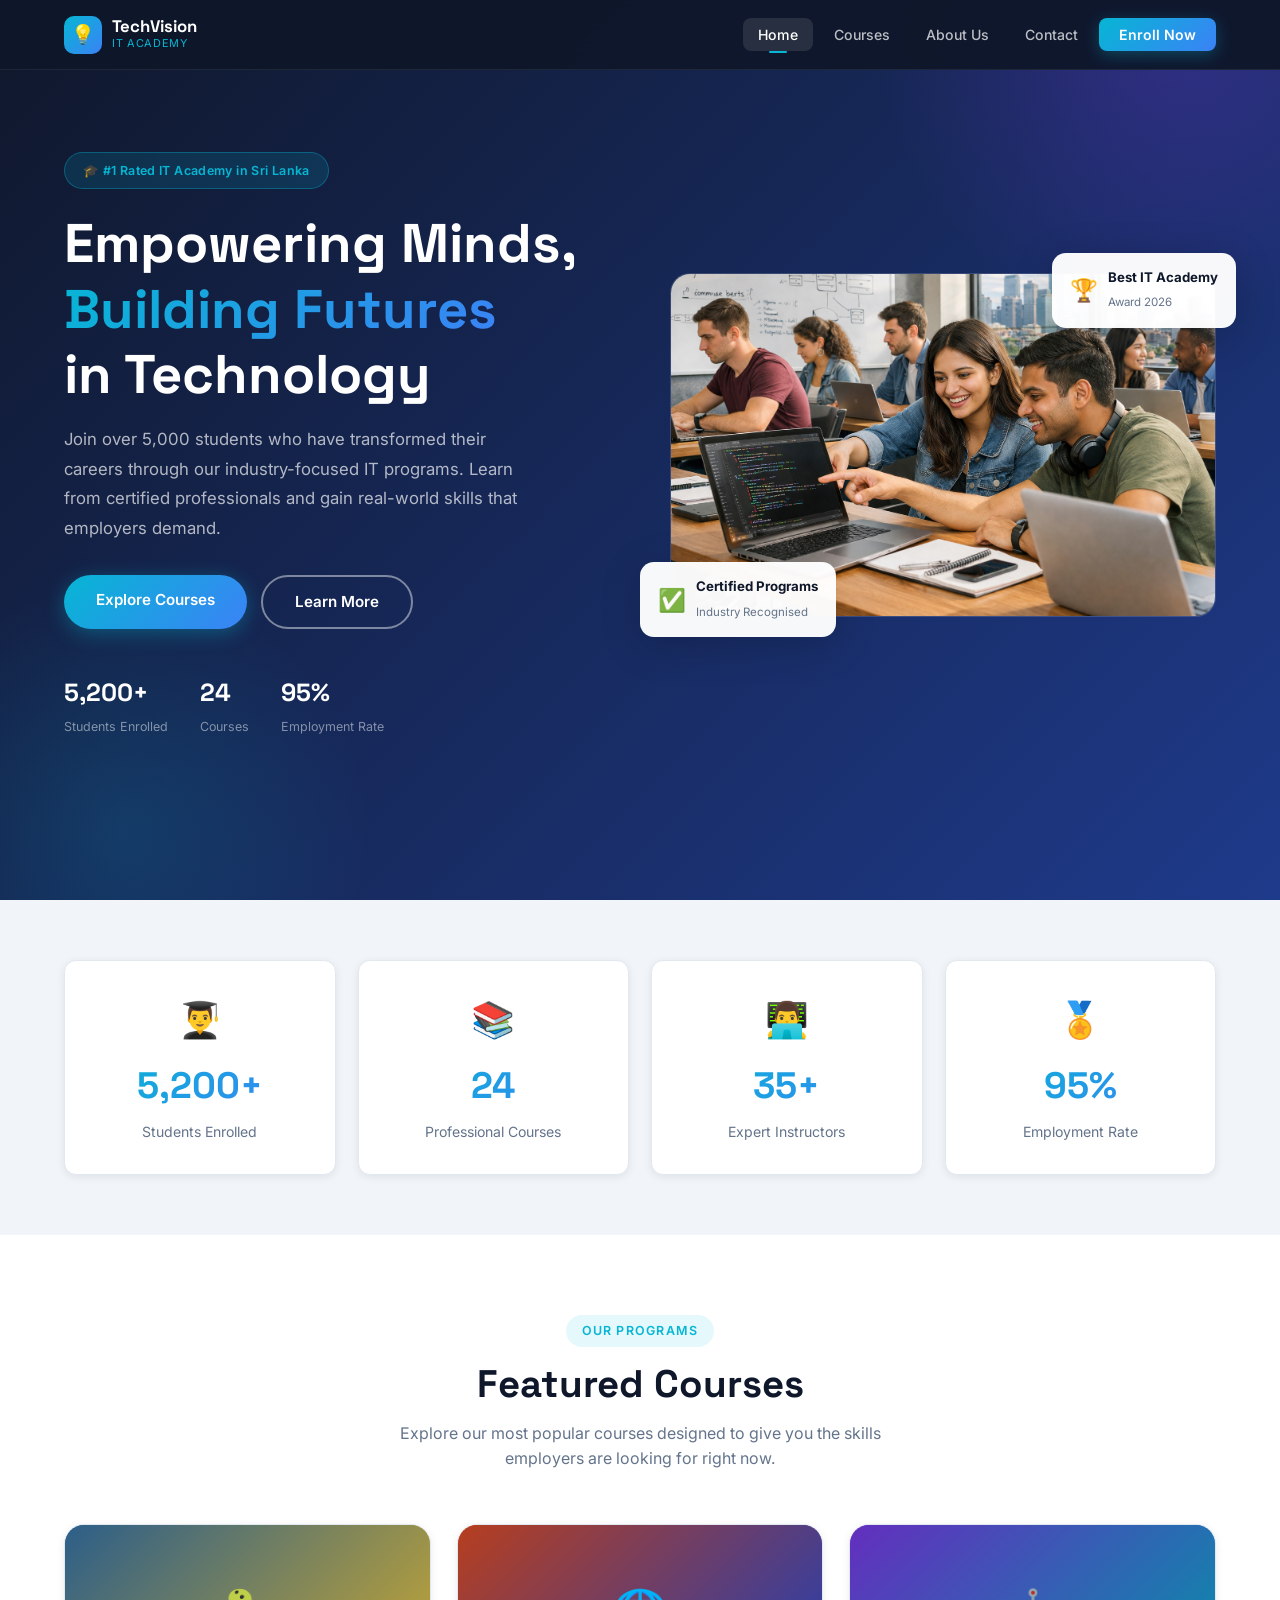
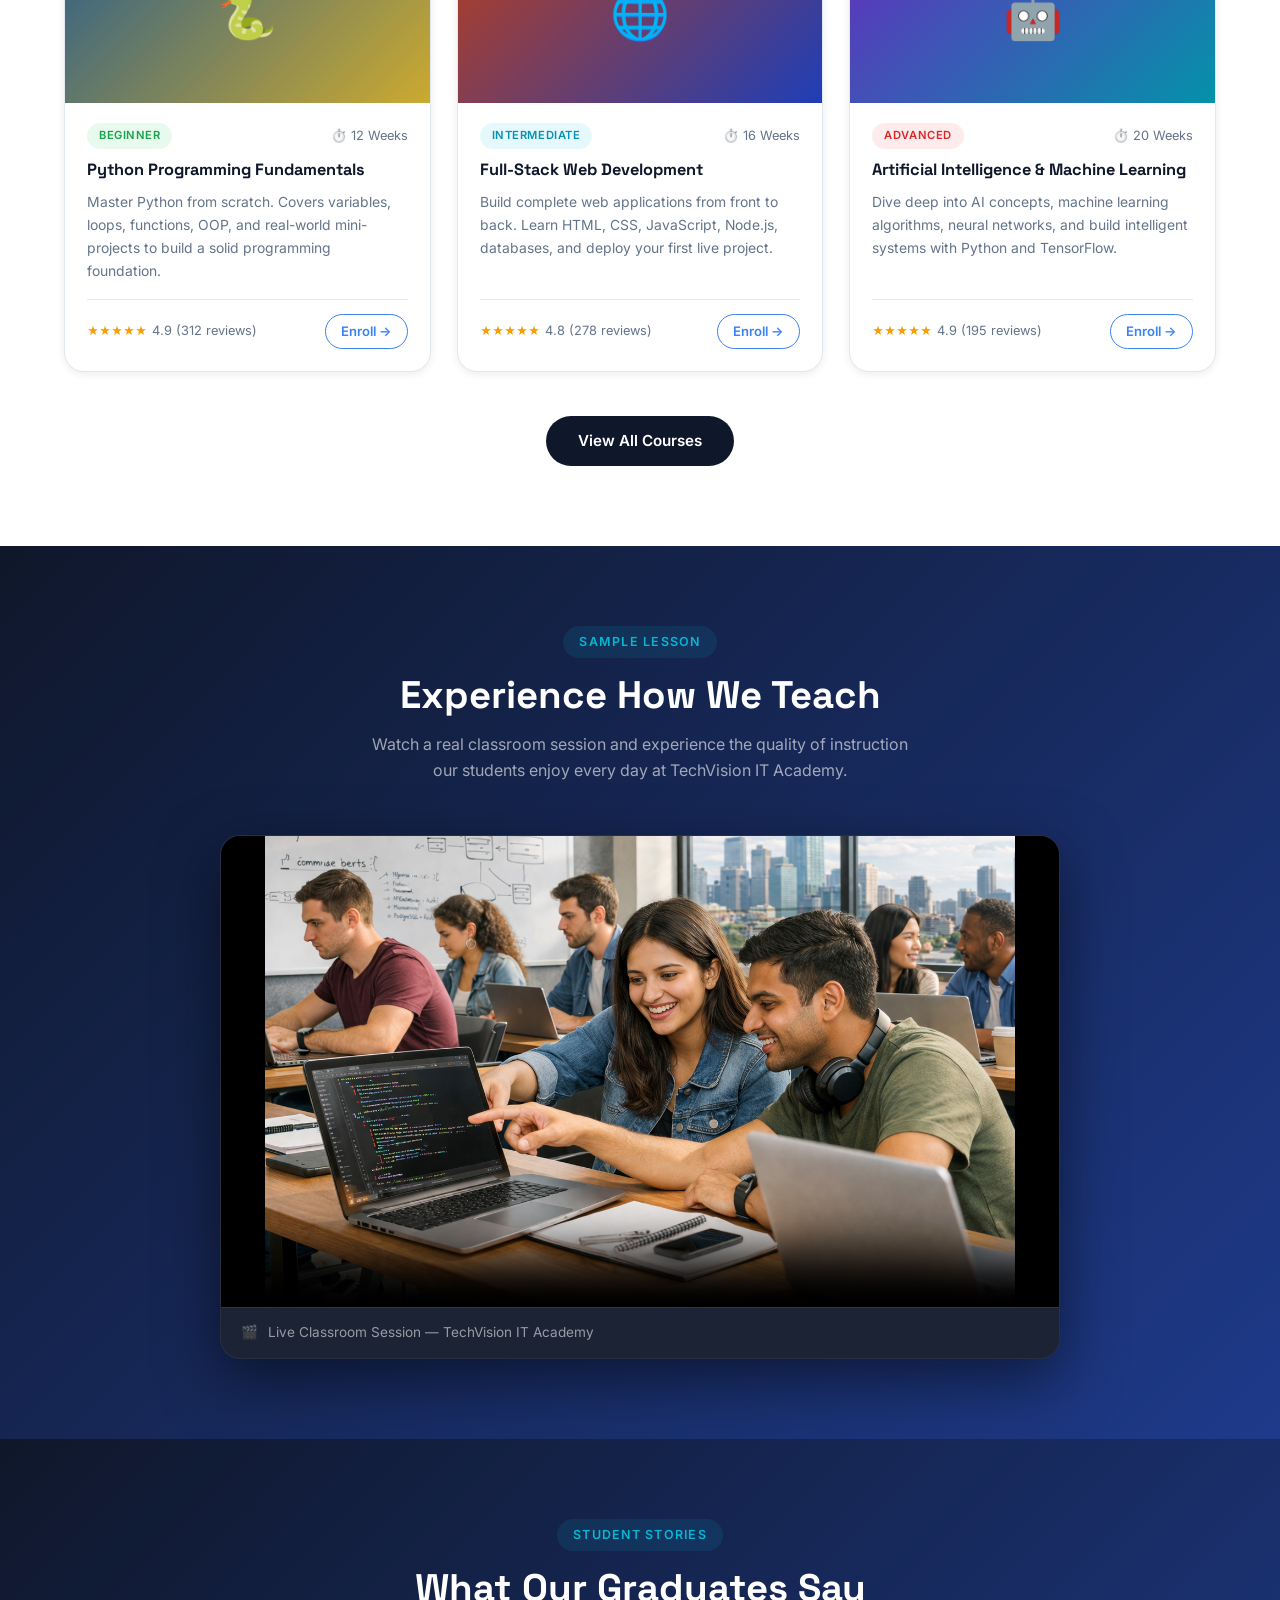
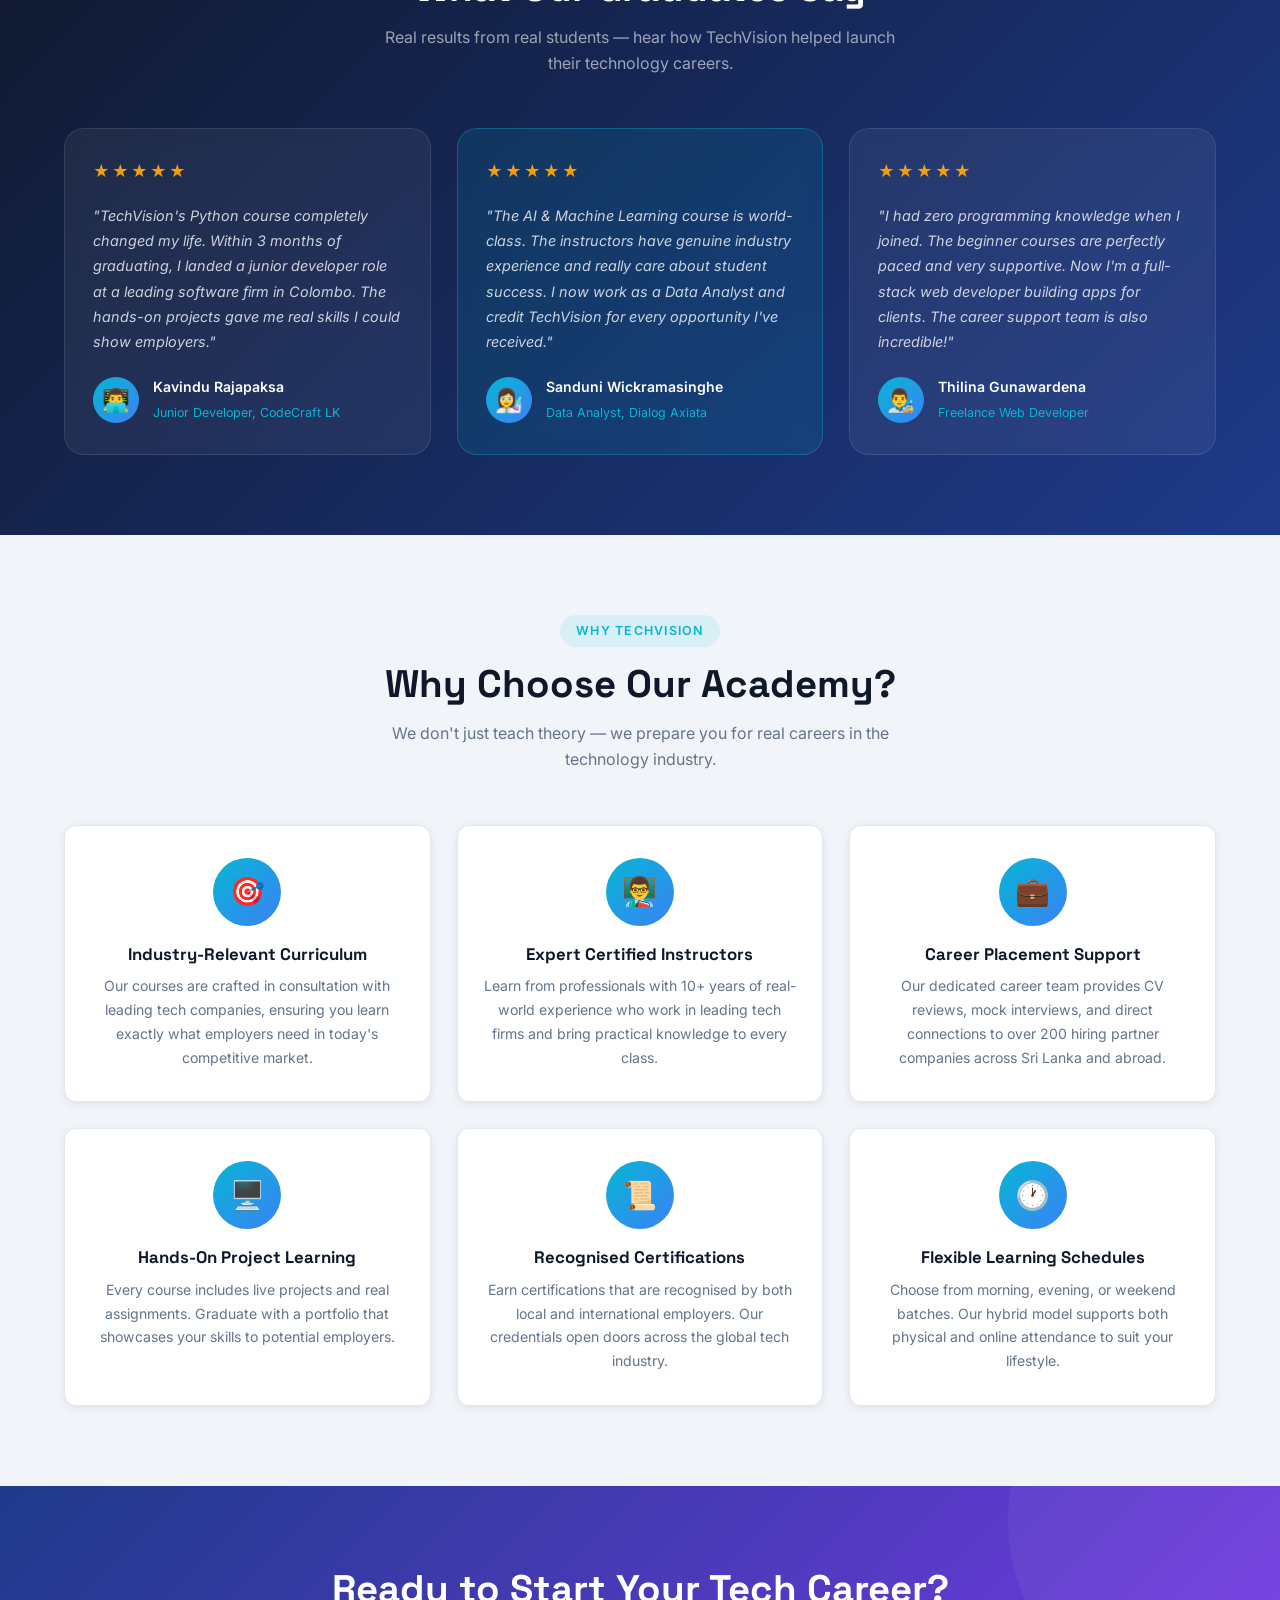
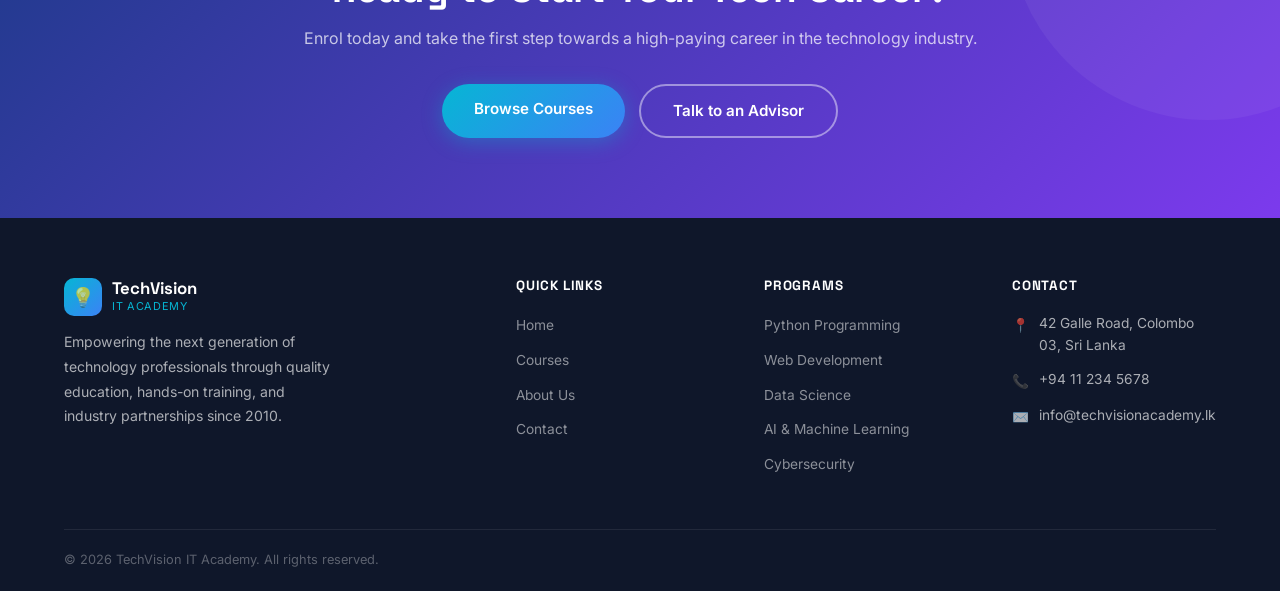
<file: index.html>
<!DOCTYPE html>
<html lang="en">

<head>
  <meta charset="UTF-8">
  <meta name="viewport" content="width=device-width, initial-scale=1.0">
  <meta name="description"
    content="TechVision IT Academy – Sri Lanka's leading IT education institution offering industry-relevant courses in programming, AI, data science, cybersecurity and more.">
  <title>TechVision IT Academy | Home</title>
  <link rel="stylesheet" href="style.css">
</head>

<body>

  <!-- NAVBAR -->
  <nav class="navbar">
    <div class="nav-inner">
      <a href="index.html" class="nav-logo">
        <div class="logo-icon">💡</div>
        <div class="logo-text">
          <span>TechVision</span>
          <span>IT Academy</span>
        </div>
      </a>
      <ul class="nav-links">
        <li><a href="index.html" class="active">Home</a></li>
        <li><a href="courses.html">Courses</a></li>
        <li><a href="about.html">About Us</a></li>
        <li><a href="contact.html">Contact</a></li>
        <li><a href="courses.html" class="nav-cta">Enroll Now</a></li>
      </ul>
    </div>
  </nav>

  <!-- HERO -->
  <section class="hero">
    <div class="container">
      <div class="hero-grid">
        <div class="hero-content">
          <div class="hero-badge">🎓 #1 Rated IT Academy in Sri Lanka</div>
          <h1>Empowering Minds,<br><span>Building Futures</span><br>in Technology</h1>
          <p>Join over 5,000 students who have transformed their careers through our industry-focused IT programs. Learn
            from certified professionals and gain real-world skills that employers demand.</p>
          <div class="hero-buttons">
            <a href="courses.html" class="btn btn-primary">Explore Courses</a>
            <a href="about.html" class="btn btn-outline">Learn More</a>
          </div>
          <div class="hero-stats">
            <div class="hero-stat"><strong>5,200+</strong><span>Students Enrolled</span></div>
            <div class="hero-stat"><strong>24</strong><span>Courses</span></div>
            <div class="hero-stat"><strong>95%</strong><span>Employment Rate</span></div>
          </div>
        </div>
        <div class="hero-visual">
          <div class="hero-image-card">
            <img src="images/banner.png" alt="Students learning at TechVision IT Academy" class="hero-banner-img">
          </div>
          <div class="hero-floating-card card-1">
            <div class="floating-card-content">
              <span class="floating-card-icon">✅</span>
              <div class="floating-card-info">
                <strong>Certified Programs</strong>
                <span>Industry Recognised</span>
              </div>
            </div>
          </div>
          <div class="hero-floating-card card-2">
            <div class="floating-card-content">
              <span class="floating-card-icon">🏆</span>
              <div class="floating-card-info">
                <strong>Best IT Academy</strong>
                <span>Award 2026</span>
              </div>
            </div>
          </div>
        </div>
      </div>
    </div>
  </section>

  <!-- STATS  -->
  <section class="stats-section">
    <div class="container">
      <div class="stats-grid">
        <div class="stat-card"><span class="stat-icon">👨‍🎓</span>
          <div class="stat-number">5,200+</div>
          <div class="stat-label">Students Enrolled</div>
        </div>
        <div class="stat-card"><span class="stat-icon">📚</span>
          <div class="stat-number">24</div>
          <div class="stat-label">Professional Courses</div>
        </div>
        <div class="stat-card"><span class="stat-icon">👨‍💻</span>
          <div class="stat-number">35+</div>
          <div class="stat-label">Expert Instructors</div>
        </div>
        <div class="stat-card"><span class="stat-icon">🏅</span>
          <div class="stat-number">95%</div>
          <div class="stat-label">Employment Rate</div>
        </div>
      </div>
    </div>
  </section>

  <!-- FEATURED COURSES -->
  <section class="featured-courses">
    <div class="container">
      <div class="section-header">
        <span class="section-tag">Our Programs</span>
        <h2>Featured Courses</h2>
        <p>Explore our most popular courses designed to give you the skills employers are looking for right now.</p>
      </div>
      <div class="courses-grid">

        <div class="course-card">
          <div class="course-img-wrapper">
            <div class="course-img-placeholder bg-python"><span>🐍</span></div>
          </div>
          <div class="course-content">
            <div class="course-meta">
              <span class="course-tag tag-beginner">Beginner</span>
              <span class="course-duration">⏱️ 12 Weeks</span>
            </div>
            <h3>Python Programming Fundamentals</h3>
            <p>Master Python from scratch. Covers variables, loops, functions, OOP, and real-world mini-projects to
              build a solid programming foundation.</p>
            <div class="course-footer">
              <div class="course-rating"><span class="stars">★★★★★</span><span>4.9 (312 reviews)</span></div>
              <a href="courses.html" class="enroll-btn">Enroll →</a>
            </div>
          </div>
        </div>

        <div class="course-card">
          <div class="course-img-wrapper">
            <div class="course-img-placeholder bg-web"><span>🌐</span></div>
          </div>
          <div class="course-content">
            <div class="course-meta">
              <span class="course-tag tag-intermediate">Intermediate</span>
              <span class="course-duration">⏱️ 16 Weeks</span>
            </div>
            <h3>Full-Stack Web Development</h3>
            <p>Build complete web applications from front to back. Learn HTML, CSS, JavaScript, Node.js, databases, and
              deploy your first live project.</p>
            <div class="course-footer">
              <div class="course-rating"><span class="stars">★★★★★</span><span>4.8 (278 reviews)</span></div>
              <a href="courses.html" class="enroll-btn">Enroll →</a>
            </div>
          </div>
        </div>

        <div class="course-card">
          <div class="course-img-wrapper">
            <div class="course-img-placeholder bg-ai"><span>🤖</span></div>
          </div>
          <div class="course-content">
            <div class="course-meta">
              <span class="course-tag tag-advanced">Advanced</span>
              <span class="course-duration">⏱️ 20 Weeks</span>
            </div>
            <h3>Artificial Intelligence &amp; Machine Learning</h3>
            <p>Dive deep into AI concepts, machine learning algorithms, neural networks, and build intelligent systems
              with Python and TensorFlow.</p>
            <div class="course-footer">
              <div class="course-rating"><span class="stars">★★★★★</span><span>4.9 (195 reviews)</span></div>
              <a href="courses.html" class="enroll-btn">Enroll →</a>
            </div>
          </div>
        </div>

      </div>
      <div class="view-all-wrap">
        <a href="courses.html" class="btn btn-dark">View All Courses</a>
      </div>
    </div>
  </section>

  <!--  VIDEO SECTION  -->
  <section class="local-video-section">
    <div class="container">
      <div class="section-header">
        <span class="section-tag">Sample Lesson</span>
        <h2>Experience How We Teach</h2>
        <p>Watch a real classroom session and experience the quality of instruction our students enjoy every day at
          TechVision IT Academy.</p>
      </div>
      <div class="local-video-wrapper">
        <video controls autoplay loop muted poster="images/banner.png">
          <source src="videos/teaching.mp4" type="video/mp4">
        </video>
        <div class="video-label">
          <span>🎬</span>
          <span>Live Classroom Session — TechVision IT Academy</span>
        </div>
      </div>
    </div>
  </section>

  <!-- TESTIMONIALS -->
  <section class="testimonials-section">
    <div class="container">
      <div class="section-header">
        <span class="section-tag">Student Stories</span>
        <h2>What Our Graduates Say</h2>
        <p>Real results from real students — hear how TechVision helped launch their technology careers.</p>
      </div>
      <div class="testimonials-grid">

        <div class="testimonial-card">
          <div class="testimonial-stars">★★★★★</div>
          <p class="testimonial-text">"TechVision's Python course completely changed my life. Within 3 months of
            graduating, I landed a junior developer role at a leading software firm in Colombo. The hands-on projects
            gave me real skills I could show employers."</p>
          <div class="testimonial-author">
            <div class="author-avatar">👨‍💻</div>
            <div class="author-info">
              <strong>Kavindu Rajapaksa</strong>
              <span>Junior Developer, CodeCraft LK</span>
            </div>
          </div>
        </div>

        <div class="testimonial-card featured">
          <div class="testimonial-stars">★★★★★</div>
          <p class="testimonial-text">"The AI & Machine Learning course is world-class. The instructors have genuine
            industry experience and really care about student success. I now work as a Data Analyst and credit
            TechVision for every opportunity I've received."</p>
          <div class="testimonial-author">
            <div class="author-avatar">👩‍🔬</div>
            <div class="author-info">
              <strong>Sanduni Wickramasinghe</strong>
              <span>Data Analyst, Dialog Axiata</span>
            </div>
          </div>
        </div>

        <div class="testimonial-card">
          <div class="testimonial-stars">★★★★★</div>
          <p class="testimonial-text">"I had zero programming knowledge when I joined. The beginner courses are
            perfectly paced and very supportive. Now I'm a full-stack web developer building apps for clients. The
            career support team is also incredible!"</p>
          <div class="testimonial-author">
            <div class="author-avatar">👨‍🎨</div>
            <div class="author-info">
              <strong>Thilina Gunawardena</strong>
              <span>Freelance Web Developer</span>
            </div>
          </div>
        </div>

      </div>
    </div>
  </section>

  <!-- WHY CHOOSE US -->
  <section class="why-us">
    <div class="container">
      <div class="section-header">
        <span class="section-tag">Why TechVision</span>
        <h2>Why Choose Our Academy?</h2>
        <p>We don't just teach theory — we prepare you for real careers in the technology industry.</p>
      </div>
      <div class="why-grid">
        <div class="why-card">
          <div class="why-icon">🎯</div>
          <h3>Industry-Relevant Curriculum</h3>
          <p>Our courses are crafted in consultation with leading tech companies, ensuring you learn exactly what
            employers need in today's competitive market.</p>
        </div>
        <div class="why-card">
          <div class="why-icon">👨‍🏫</div>
          <h3>Expert Certified Instructors</h3>
          <p>Learn from professionals with 10+ years of real-world experience who work in leading tech firms and bring
            practical knowledge to every class.</p>
        </div>
        <div class="why-card">
          <div class="why-icon">💼</div>
          <h3>Career Placement Support</h3>
          <p>Our dedicated career team provides CV reviews, mock interviews, and direct connections to over 200 hiring
            partner companies across Sri Lanka and abroad.</p>
        </div>
        <div class="why-card">
          <div class="why-icon">🖥️</div>
          <h3>Hands-On Project Learning</h3>
          <p>Every course includes live projects and real assignments. Graduate with a portfolio that showcases your
            skills to potential employers.</p>
        </div>
        <div class="why-card">
          <div class="why-icon">📜</div>
          <h3>Recognised Certifications</h3>
          <p>Earn certifications that are recognised by both local and international employers. Our credentials open
            doors across the global tech industry.</p>
        </div>
        <div class="why-card">
          <div class="why-icon">🕐</div>
          <h3>Flexible Learning Schedules</h3>
          <p>Choose from morning, evening, or weekend batches. Our hybrid model supports both physical and online
            attendance to suit your lifestyle.</p>
        </div>
      </div>
    </div>
  </section>

  <!-- CTA -->
  <section class="cta-section">
    <div class="container">
      <h2>Ready to Start Your Tech Career?</h2>
      <p>Enrol today and take the first step towards a high-paying career in the technology industry.</p>
      <div class="cta-buttons">
        <a href="courses.html" class="btn btn-primary">Browse Courses</a>
        <a href="contact.html" class="btn btn-outline">Talk to an Advisor</a>
      </div>
    </div>
  </section>

  <!-- FOOTER -->
  <footer class="footer">
    <div class="container">
      <div class="footer-grid">
        <div class="footer-brand">
          <a href="index.html" class="nav-logo">
            <div class="logo-icon">💡</div>
            <div class="logo-text">
              <span>TechVision</span>
              <span>IT Academy</span>
            </div>
          </a>
          <p>Empowering the next generation of technology professionals through quality education, hands-on training,
            and industry partnerships since 2010.</p>
        </div>
        <div class="footer-col">
          <h4>Quick Links</h4>
          <ul>
            <li><a href="index.html">Home</a></li>
            <li><a href="courses.html">Courses</a></li>
            <li><a href="about.html">About Us</a></li>
            <li><a href="contact.html">Contact</a></li>
          </ul>
        </div>
        <div class="footer-col">
          <h4>Programs</h4>
          <ul>
            <li><a href="courses.html">Python Programming</a></li>
            <li><a href="courses.html">Web Development</a></li>
            <li><a href="courses.html">Data Science</a></li>
            <li><a href="courses.html">AI &amp; Machine Learning</a></li>
            <li><a href="courses.html">Cybersecurity</a></li>
          </ul>
        </div>
        <div class="footer-col">
          <h4>Contact</h4>
          <div class="footer-contact-item"><span>📍</span><span>42 Galle Road, Colombo 03, Sri Lanka</span></div>
          <div class="footer-contact-item"><span>📞</span><span>+94 11 234 5678</span></div>
          <div class="footer-contact-item"><span>✉️</span><span>info@techvisionacademy.lk</span></div>
        </div>
      </div>
      <div class="footer-bottom">
        <span>© 2026 TechVision IT Academy. All rights reserved.</span>

      </div>
    </div>
  </footer>

</body>

</html>
</file>
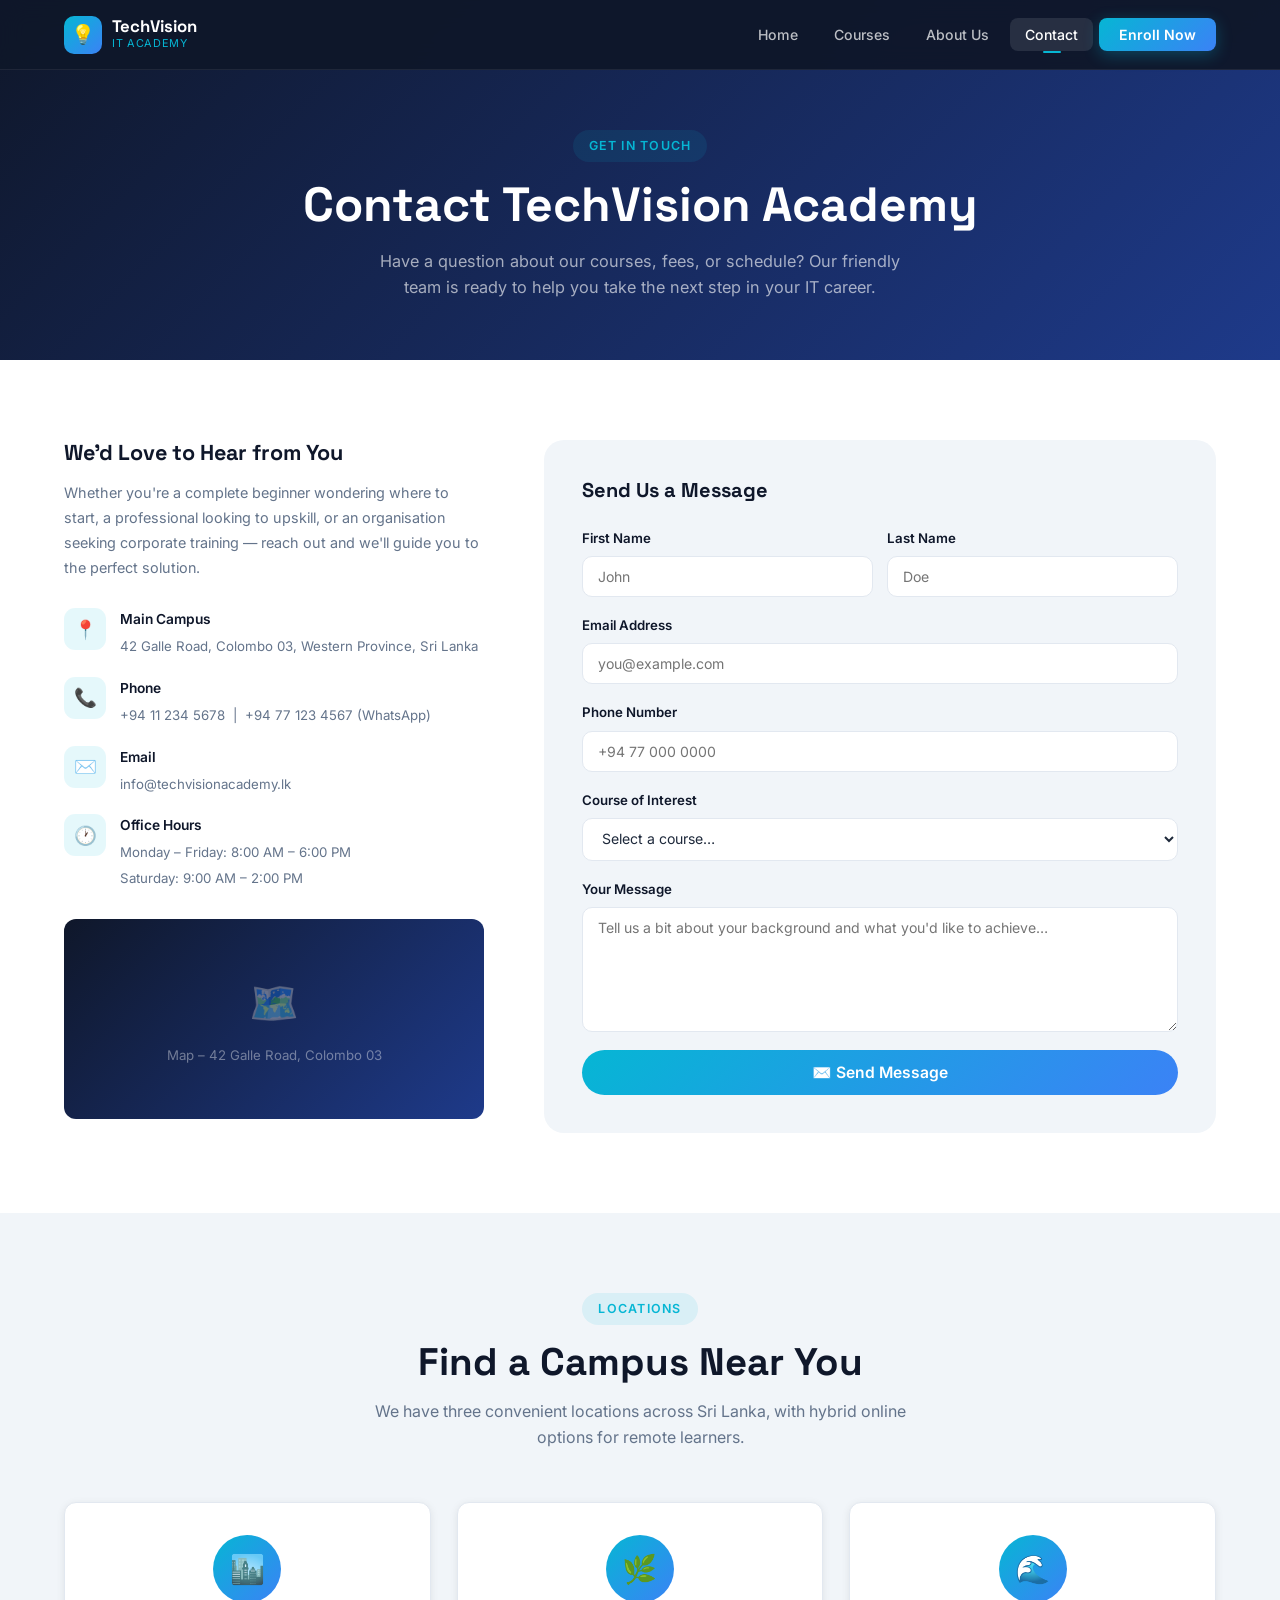
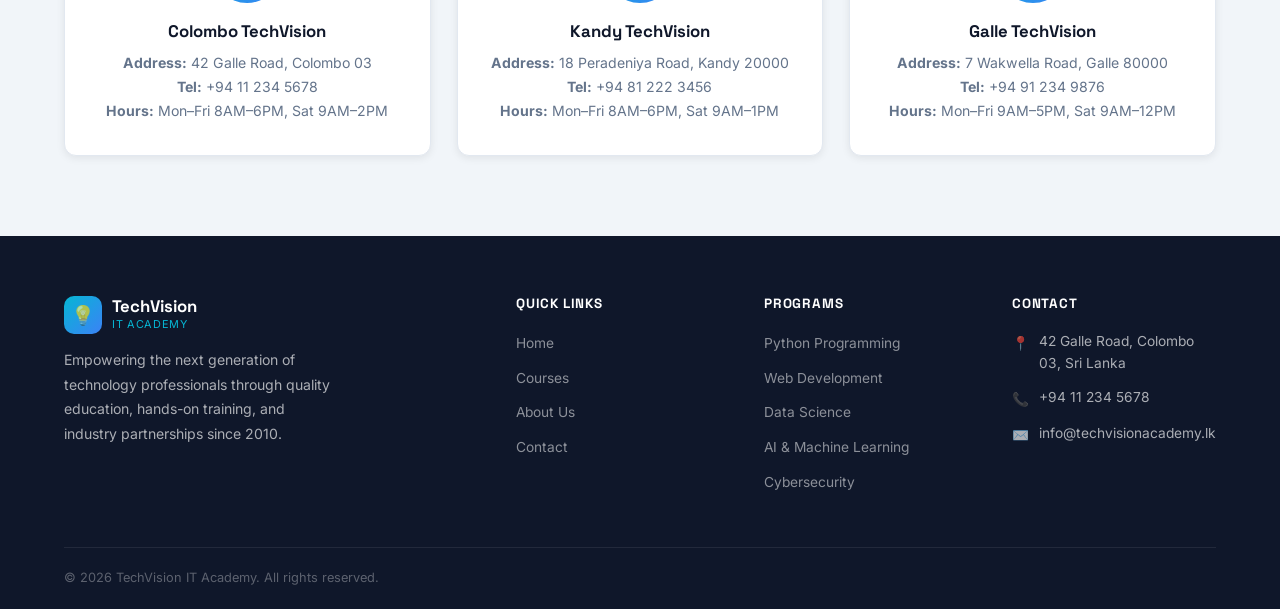
<file: contact.html>
<!DOCTYPE html>
<html lang="en">

<head>
  <meta charset="UTF-8">
  <meta name="viewport" content="width=device-width, initial-scale=1.0">
  <meta name="description"
    content="Contact TechVision IT Academy – get in touch to enrol in a course, ask about programs, or visit one of our campuses across Sri Lanka.">
  <title>Contact Us | TechVision IT Academy</title>
  <link rel="stylesheet" href="style.css">
</head>

<body>

  <!-- NAVBAR -->
  <nav class="navbar">
    <div class="nav-inner">
      <a href="index.html" class="nav-logo">
        <div class="logo-icon">💡</div>
        <div class="logo-text"><span>TechVision</span><span>IT Academy</span></div>
      </a>
      <ul class="nav-links">
        <li><a href="index.html">Home</a></li>
        <li><a href="courses.html">Courses</a></li>
        <li><a href="about.html">About Us</a></li>
        <li><a href="contact.html" class="active">Contact</a></li>
        <li><a href="contact.html" class="nav-cta">Enroll Now</a></li>
      </ul>
    </div>
  </nav>

  <!-- PAGE HERO -->
  <section class="page-hero">
    <div class="container">
      <span class="section-tag">Get In Touch</span>
      <h1>Contact TechVision Academy</h1>
      <p>Have a question about our courses, fees, or schedule? Our friendly team is ready to help you take the next step
        in your IT career.</p>
    </div>
  </section>

  <!-- CONTACT SECTION -->
  <section class="contact-section">
    <div class="container">
      <div class="contact-grid">

        <!-- Contact Info -->
        <div class="contact-info">
          <h3>We'd Love to Hear from You</h3>
          <p>Whether you're a complete beginner wondering where to start, a professional looking to upskill, or an
            organisation seeking corporate training — reach out and we'll guide you to the perfect solution.</p>

          <div class="contact-info-list">

            <div class="contact-info-item">
              <div class="ci-icon">📍</div>
              <div class="ci-text">
                <strong>Main Campus</strong>
                <span>42 Galle Road, Colombo 03, Western Province, Sri Lanka</span>
              </div>
            </div>

            <div class="contact-info-item">
              <div class="ci-icon">📞</div>
              <div class="ci-text">
                <strong>Phone</strong>
                <span>+94 11 234 5678 &nbsp;|&nbsp; +94 77 123 4567 (WhatsApp)</span>
              </div>
            </div>

            <div class="contact-info-item">
              <div class="ci-icon">✉️</div>
              <div class="ci-text">
                <strong>Email</strong>
                <span>info@techvisionacademy.lk</span>
              </div>
            </div>

            <div class="contact-info-item">
              <div class="ci-icon">🕐</div>
              <div class="ci-text">
                <strong>Office Hours</strong>
                <span>Monday – Friday: 8:00 AM – 6:00 PM<br>Saturday: 9:00 AM – 2:00 PM</span>
              </div>
            </div>

          </div>

          <!-- Map Placeholder -->
          <div class="map-placeholder">
            <span>🗺️</span>
            <p>Map – 42 Galle Road, Colombo 03</p>
          </div>
        </div>

        <!-- Contact Form -->
        <div class="contact-form-card">
          <h3>Send Us a Message</h3>
          <form action="#" method="POST">
            <div class="form-row">
              <div class="form-group">
                <label for="first-name">First Name</label>
                <input type="text" id="first-name" name="first_name" placeholder="John" required>
              </div>
              <div class="form-group">
                <label for="last-name">Last Name</label>
                <input type="text" id="last-name" name="last_name" placeholder="Doe" required>
              </div>
            </div>

            <div class="form-group">
              <label for="email">Email Address</label>
              <input type="email" id="email" name="email" placeholder="you@example.com" required>
            </div>

            <div class="form-group">
              <label for="phone">Phone Number</label>
              <input type="tel" id="phone" name="phone" placeholder="+94 77 000 0000">
            </div>

            <div class="form-group">
              <label for="course">Course of Interest</label>
              <select id="course" name="course">
                <option value="" disabled selected>Select a course…</option>
                <option>Python Programming Fundamentals</option>
                <option>Full-Stack Web Development</option>
                <option>Data Science &amp; Analytics</option>
                <option>Artificial Intelligence &amp; Machine Learning</option>
                <option>Cybersecurity Essentials</option>
                <option>Cloud Computing with AWS</option>
                <option>Mobile App Development</option>
                <option>Database Design &amp; SQL</option>
                <option>DevOps &amp; CI/CD Engineering</option>
                <option>General Enquiry</option>
              </select>
            </div>

            <div class="form-group">
              <label for="message">Your Message</label>
              <textarea id="message" name="message"
                placeholder="Tell us a bit about your background and what you'd like to achieve…" required></textarea>
            </div>

            <button type="submit" class="form-submit">✉️ Send Message</button>
          </form>
        </div>

      </div>
    </div>
  </section>

  <!-- CAMPUSES -->
  <section style="background:var(--gray-light); padding:80px 0;">
    <div class="container">
      <div class="section-header">
        <span class="section-tag">Locations</span>
        <h2>Find a Campus Near You</h2>
        <p>We have three convenient locations across Sri Lanka, with hybrid online options for remote learners.</p>
      </div>
      <div class="why-grid">
        <div class="why-card">
          <div class="why-icon">🏙️</div>
          <h3>Colombo TechVision</h3>
          <p><strong>Address:</strong> 42 Galle Road, Colombo 03<br>
            <strong>Tel:</strong> +94 11 234 5678<br>
            <strong>Hours:</strong> Mon–Fri 8AM–6PM, Sat 9AM–2PM
          </p>
        </div>
        <div class="why-card">
          <div class="why-icon">🌿</div>
          <h3>Kandy TechVision</h3>
          <p><strong>Address:</strong> 18 Peradeniya Road, Kandy 20000<br>
            <strong>Tel:</strong> +94 81 222 3456<br>
            <strong>Hours:</strong> Mon–Fri 8AM–6PM, Sat 9AM–1PM
          </p>
        </div>
        <div class="why-card">
          <div class="why-icon">🌊</div>
          <h3>Galle TechVision</h3>
          <p><strong>Address:</strong> 7 Wakwella Road, Galle 80000<br>
            <strong>Tel:</strong> +94 91 234 9876<br>
            <strong>Hours:</strong> Mon–Fri 9AM–5PM, Sat 9AM–12PM
          </p>
        </div>
      </div>
    </div>
  </section>

  <!-- FOOTER -->
  <footer class="footer">
    <div class="container">
      <div class="footer-grid">
        <div class="footer-brand">
          <a href="index.html" class="nav-logo">
            <div class="logo-icon">💡</div>
            <div class="logo-text"><span>TechVision</span><span>IT Academy</span></div>
          </a>
          <p>Empowering the next generation of technology professionals through quality education, hands-on training,
            and industry partnerships since 2010.</p>
        </div>
        <div class="footer-col">
          <h4>Quick Links</h4>
          <ul>
            <li><a href="index.html">Home</a></li>
            <li><a href="courses.html">Courses</a></li>
            <li><a href="about.html">About Us</a></li>
            <li><a href="contact.html">Contact</a></li>
          </ul>
        </div>
        <div class="footer-col">
          <h4>Programs</h4>
          <ul>
            <li><a href="courses.html">Python Programming</a></li>
            <li><a href="courses.html">Web Development</a></li>
            <li><a href="courses.html">Data Science</a></li>
            <li><a href="courses.html">AI &amp; Machine Learning</a></li>
            <li><a href="courses.html">Cybersecurity</a></li>
          </ul>
        </div>
        <div class="footer-col">
          <h4>Contact</h4>
          <div class="footer-contact-item"><span>📍</span><span>42 Galle Road, Colombo 03, Sri Lanka</span></div>
          <div class="footer-contact-item"><span>📞</span><span>+94 11 234 5678</span></div>
          <div class="footer-contact-item"><span>✉️</span><span>info@techvisionacademy.lk</span></div>
        </div>
      </div>
      <div class="footer-bottom">
        <span>© 2026 TechVision IT Academy. All rights reserved.</span>

      </div>
    </div>
  </footer>

</body>

</html>
</file>
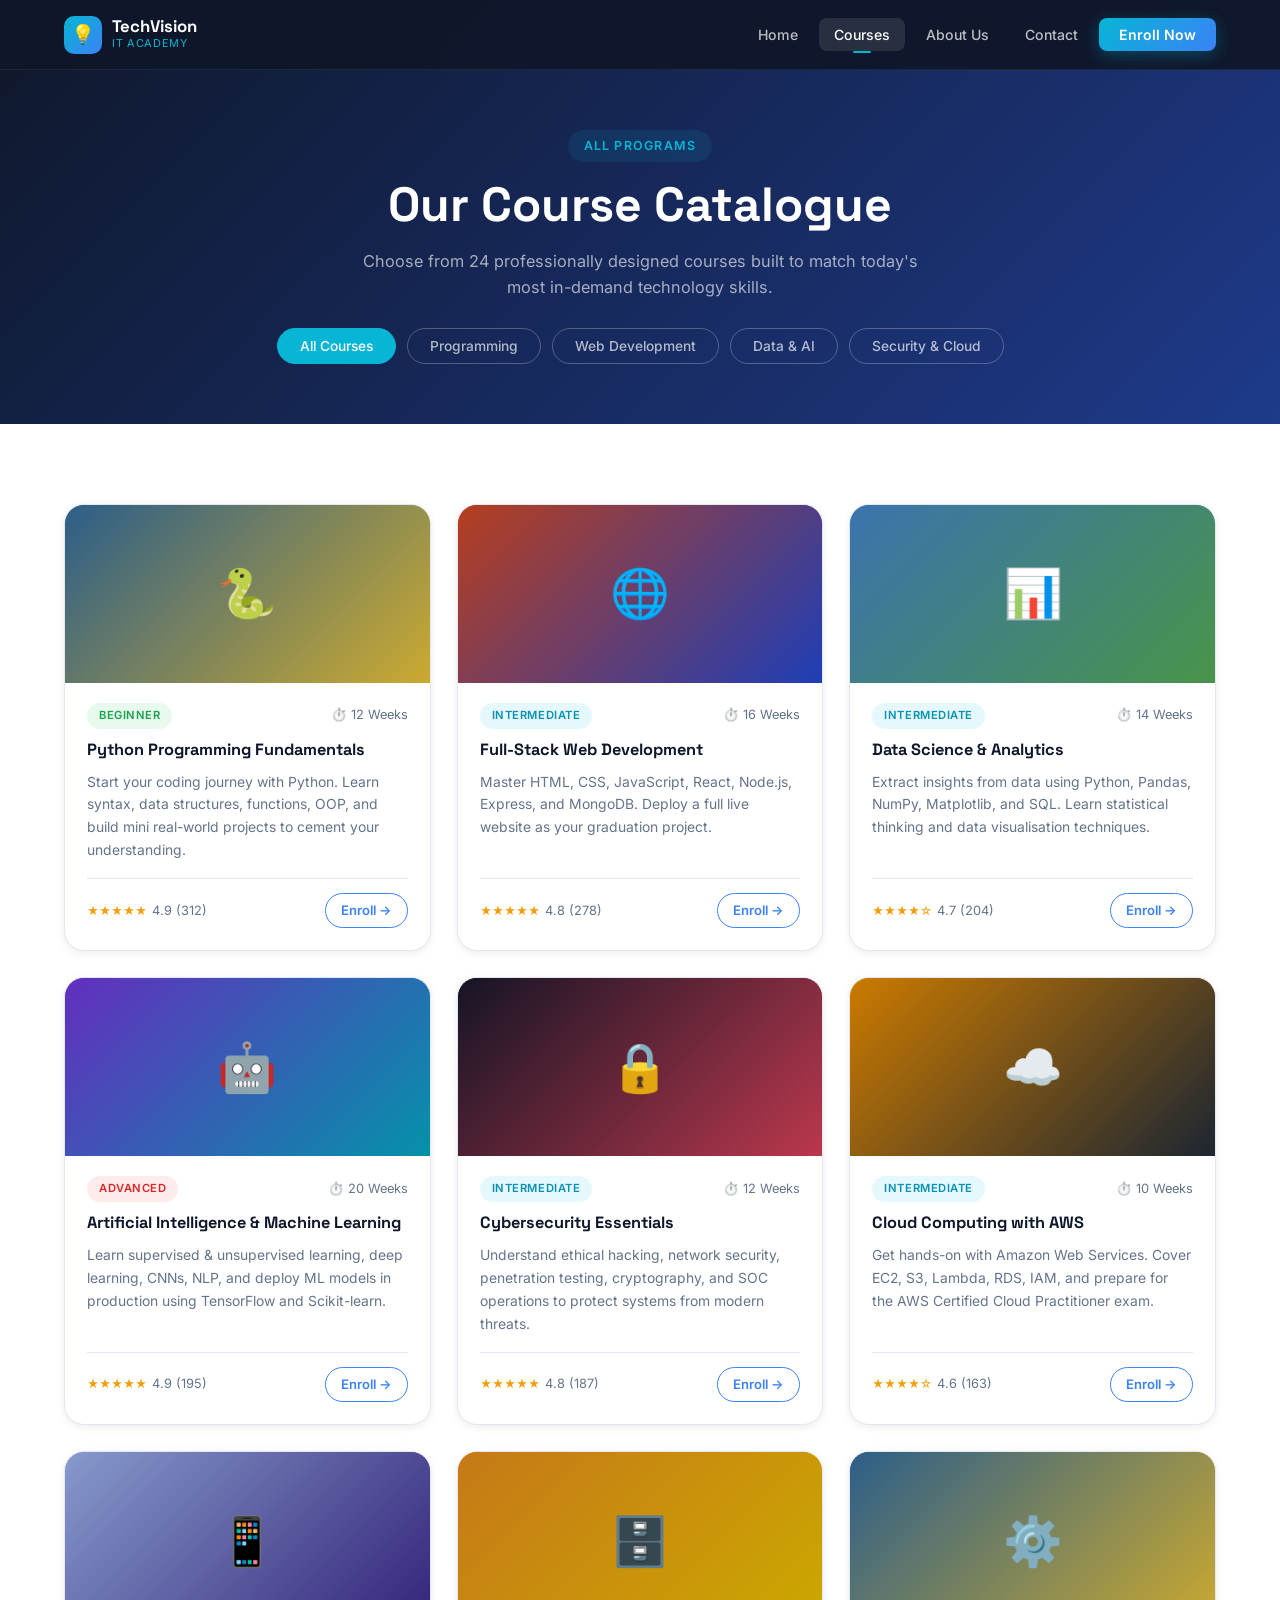
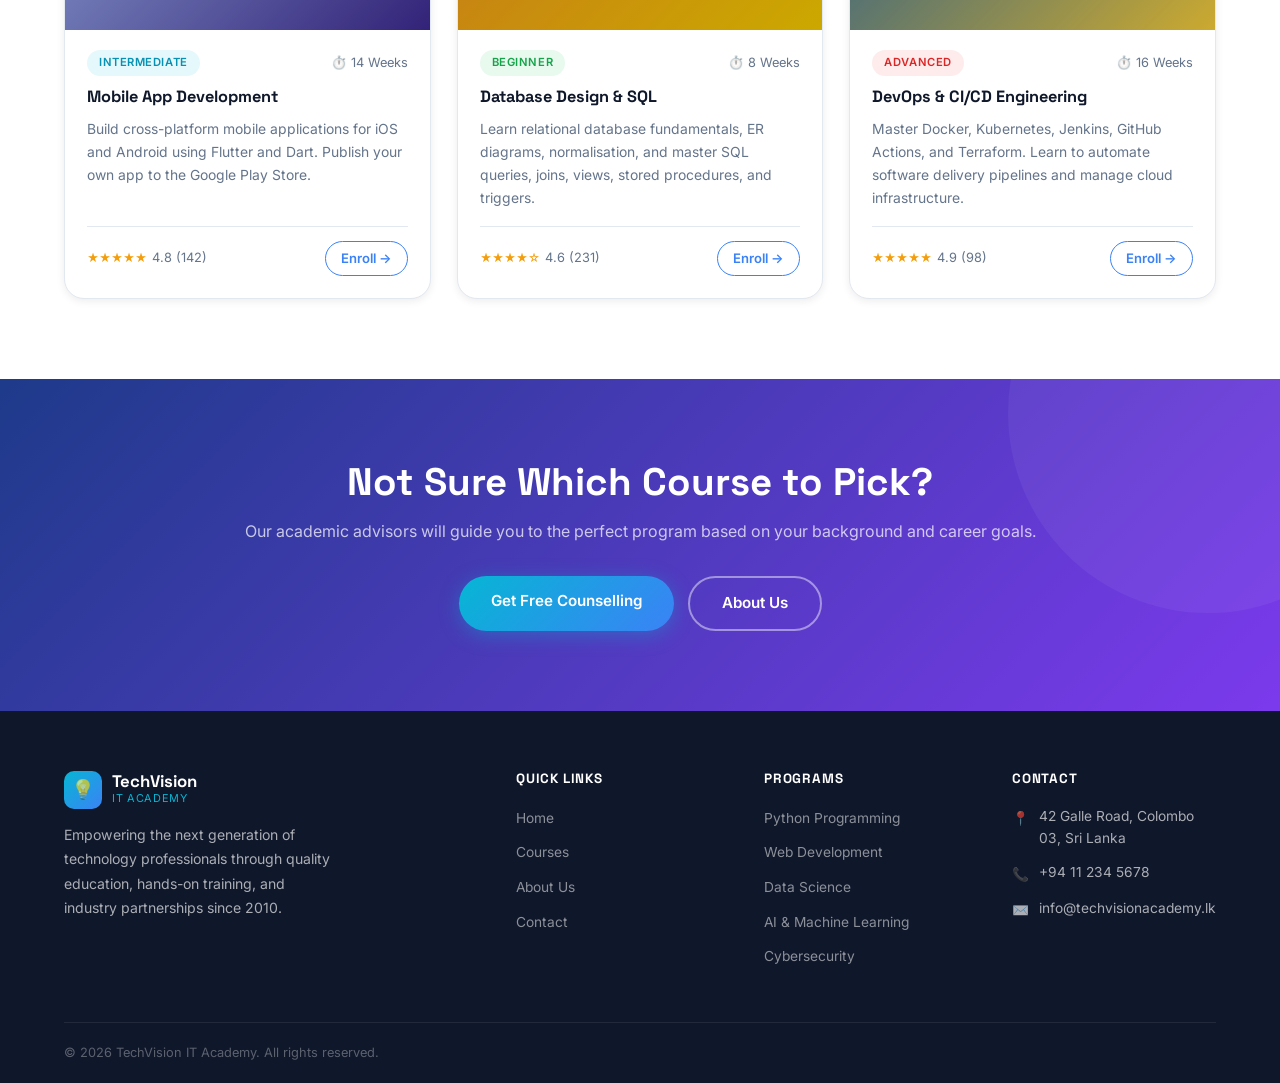
<file: courses.html>
<!DOCTYPE html>
<html lang="en">

<head>
  <meta charset="UTF-8">
  <meta name="viewport" content="width=device-width, initial-scale=1.0">
  <meta name="description"
    content="Browse all IT courses at TechVision IT Academy – Python, Web Development, Data Science, AI, Cybersecurity, Cloud Computing and more.">
  <title>Courses | TechVision IT Academy</title>
  <link rel="stylesheet" href="style.css">
</head>

<body>

  <!-- NAVBAR -->
  <nav class="navbar">
    <div class="nav-inner">
      <a href="index.html" class="nav-logo">
        <div class="logo-icon">💡</div>
        <div class="logo-text"><span>TechVision</span><span>IT Academy</span></div>
      </a>
      <ul class="nav-links">
        <li><a href="index.html">Home</a></li>
        <li><a href="courses.html" class="active">Courses</a></li>
        <li><a href="about.html">About Us</a></li>
        <li><a href="contact.html">Contact</a></li>
        <li><a href="contact.html" class="nav-cta">Enroll Now</a></li>
      </ul>
    </div>
  </nav>

  <!-- PAGE HERO -->
  <section class="page-hero">
    <div class="container">
      <span class="section-tag">All Programs</span>
      <h1>Our Course Catalogue</h1>
      <p>Choose from 24 professionally designed courses built to match today's most in-demand technology skills.</p>
      <div class="courses-filter">
        <button class="filter-btn active">All Courses</button>
        <button class="filter-btn">Programming</button>
        <button class="filter-btn">Web Development</button>
        <button class="filter-btn">Data &amp; AI</button>
        <button class="filter-btn">Security &amp; Cloud</button>
      </div>
    </div>
  </section>

  <!-- ALL COURSES -->
  <section class="all-courses">
    <div class="container">
      <div class="all-courses-grid">

        <!-- Card 1 -->
        <div class="course-card">
          <div class="course-img-wrapper">
            <div class="course-img-placeholder bg-python"><span>🐍</span></div>
          </div>
          <div class="course-content">
            <div class="course-meta"><span class="course-tag tag-beginner">Beginner</span><span
                class="course-duration">⏱️ 12 Weeks</span></div>
            <h3>Python Programming Fundamentals</h3>
            <p>Start your coding journey with Python. Learn syntax, data structures, functions, OOP, and build mini
              real-world projects to cement your understanding.</p>
            <div class="course-footer">
              <div class="course-rating"><span class="stars">★★★★★</span><span>4.9 (312)</span></div>
              <a href="contact.html" class="enroll-btn">Enroll →</a>
            </div>
          </div>
        </div>

        <!-- Card 2 -->
        <div class="course-card">
          <div class="course-img-wrapper">
            <div class="course-img-placeholder bg-web"><span>🌐</span></div>
          </div>
          <div class="course-content">
            <div class="course-meta"><span class="course-tag tag-intermediate">Intermediate</span><span
                class="course-duration">⏱️ 16 Weeks</span></div>
            <h3>Full-Stack Web Development</h3>
            <p>Master HTML, CSS, JavaScript, React, Node.js, Express, and MongoDB. Deploy a full live website as your
              graduation project.</p>
            <div class="course-footer">
              <div class="course-rating"><span class="stars">★★★★★</span><span>4.8 (278)</span></div>
              <a href="contact.html" class="enroll-btn">Enroll →</a>
            </div>
          </div>
        </div>

        <!-- Card 3 -->
        <div class="course-card">
          <div class="course-img-wrapper">
            <div class="course-img-placeholder bg-data"><span>📊</span></div>
          </div>
          <div class="course-content">
            <div class="course-meta"><span class="course-tag tag-intermediate">Intermediate</span><span
                class="course-duration">⏱️ 14 Weeks</span></div>
            <h3>Data Science &amp; Analytics</h3>
            <p>Extract insights from data using Python, Pandas, NumPy, Matplotlib, and SQL. Learn statistical thinking
              and data visualisation techniques.</p>
            <div class="course-footer">
              <div class="course-rating"><span class="stars">★★★★☆</span><span>4.7 (204)</span></div>
              <a href="contact.html" class="enroll-btn">Enroll →</a>
            </div>
          </div>
        </div>

        <!-- Card 4 -->
        <div class="course-card">
          <div class="course-img-wrapper">
            <div class="course-img-placeholder bg-ai"><span>🤖</span></div>
          </div>
          <div class="course-content">
            <div class="course-meta"><span class="course-tag tag-advanced">Advanced</span><span
                class="course-duration">⏱️ 20 Weeks</span></div>
            <h3>Artificial Intelligence &amp; Machine Learning</h3>
            <p>Learn supervised &amp; unsupervised learning, deep learning, CNNs, NLP, and deploy ML models in
              production using TensorFlow and Scikit-learn.</p>
            <div class="course-footer">
              <div class="course-rating"><span class="stars">★★★★★</span><span>4.9 (195)</span></div>
              <a href="contact.html" class="enroll-btn">Enroll →</a>
            </div>
          </div>
        </div>

        <!-- Card 5 -->
        <div class="course-card">
          <div class="course-img-wrapper">
            <div class="course-img-placeholder bg-cyber"><span>🔒</span></div>
          </div>
          <div class="course-content">
            <div class="course-meta"><span class="course-tag tag-intermediate">Intermediate</span><span
                class="course-duration">⏱️ 12 Weeks</span></div>
            <h3>Cybersecurity Essentials</h3>
            <p>Understand ethical hacking, network security, penetration testing, cryptography, and SOC operations to
              protect systems from modern threats.</p>
            <div class="course-footer">
              <div class="course-rating"><span class="stars">★★★★★</span><span>4.8 (187)</span></div>
              <a href="contact.html" class="enroll-btn">Enroll →</a>
            </div>
          </div>
        </div>

        <!-- Card 6 -->
        <div class="course-card">
          <div class="course-img-wrapper">
            <div class="course-img-placeholder bg-cloud"><span>☁️</span></div>
          </div>
          <div class="course-content">
            <div class="course-meta"><span class="course-tag tag-intermediate">Intermediate</span><span
                class="course-duration">⏱️ 10 Weeks</span></div>
            <h3>Cloud Computing with AWS</h3>
            <p>Get hands-on with Amazon Web Services. Cover EC2, S3, Lambda, RDS, IAM, and prepare for the AWS Certified
              Cloud Practitioner exam.</p>
            <div class="course-footer">
              <div class="course-rating"><span class="stars">★★★★☆</span><span>4.6 (163)</span></div>
              <a href="contact.html" class="enroll-btn">Enroll →</a>
            </div>
          </div>
        </div>

        <!-- Card 7 -->
        <div class="course-card">
          <div class="course-img-wrapper">
            <div class="course-img-placeholder bg-mobile"><span>📱</span></div>
          </div>
          <div class="course-content">
            <div class="course-meta"><span class="course-tag tag-intermediate">Intermediate</span><span
                class="course-duration">⏱️ 14 Weeks</span></div>
            <h3>Mobile App Development</h3>
            <p>Build cross-platform mobile applications for iOS and Android using Flutter and Dart. Publish your own app
              to the Google Play Store.</p>
            <div class="course-footer">
              <div class="course-rating"><span class="stars">★★★★★</span><span>4.8 (142)</span></div>
              <a href="contact.html" class="enroll-btn">Enroll →</a>
            </div>
          </div>
        </div>

        <!-- Card 8 -->
        <div class="course-card">
          <div class="course-img-wrapper">
            <div class="course-img-placeholder bg-database"><span>🗄️</span></div>
          </div>
          <div class="course-content">
            <div class="course-meta"><span class="course-tag tag-beginner">Beginner</span><span
                class="course-duration">⏱️ 8 Weeks</span></div>
            <h3>Database Design &amp; SQL</h3>
            <p>Learn relational database fundamentals, ER diagrams, normalisation, and master SQL queries, joins, views,
              stored procedures, and triggers.</p>
            <div class="course-footer">
              <div class="course-rating"><span class="stars">★★★★☆</span><span>4.6 (231)</span></div>
              <a href="contact.html" class="enroll-btn">Enroll →</a>
            </div>
          </div>
        </div>

        <!-- Card 9 -->
        <div class="course-card">
          <div class="course-img-wrapper">
            <div class="course-img-placeholder bg-python"><span>⚙️</span></div>
          </div>
          <div class="course-content">
            <div class="course-meta"><span class="course-tag tag-advanced">Advanced</span><span
                class="course-duration">⏱️ 16 Weeks</span></div>
            <h3>DevOps &amp; CI/CD Engineering</h3>
            <p>Master Docker, Kubernetes, Jenkins, GitHub Actions, and Terraform. Learn to automate software delivery
              pipelines and manage cloud infrastructure.</p>
            <div class="course-footer">
              <div class="course-rating"><span class="stars">★★★★★</span><span>4.9 (98)</span></div>
              <a href="contact.html" class="enroll-btn">Enroll →</a>
            </div>
          </div>
        </div>

      </div>
    </div>
  </section>

  <!-- CTA -->
  <section class="cta-section">
    <div class="container">
      <h2>Not Sure Which Course to Pick?</h2>
      <p>Our academic advisors will guide you to the perfect program based on your background and career goals.</p>
      <div class="cta-buttons">
        <a href="contact.html" class="btn btn-primary">Get Free Counselling</a>
        <a href="about.html" class="btn btn-outline">About Us</a>
      </div>
    </div>
  </section>

  <!-- FOOTER -->
  <footer class="footer">
    <div class="container">
      <div class="footer-grid">
        <div class="footer-brand">
          <a href="index.html" class="nav-logo">
            <div class="logo-icon">💡</div>
            <div class="logo-text"><span>TechVision</span><span>IT Academy</span></div>
          </a>
          <p>Empowering the next generation of technology professionals through quality education, hands-on training,
            and industry partnerships since 2010.</p>
        </div>
        <div class="footer-col">
          <h4>Quick Links</h4>
          <ul>
            <li><a href="index.html">Home</a></li>
            <li><a href="courses.html">Courses</a></li>
            <li><a href="about.html">About Us</a></li>
            <li><a href="contact.html">Contact</a></li>
          </ul>
        </div>
        <div class="footer-col">
          <h4>Programs</h4>
          <ul>
            <li><a href="courses.html">Python Programming</a></li>
            <li><a href="courses.html">Web Development</a></li>
            <li><a href="courses.html">Data Science</a></li>
            <li><a href="courses.html">AI &amp; Machine Learning</a></li>
            <li><a href="courses.html">Cybersecurity</a></li>
          </ul>
        </div>
        <div class="footer-col">
          <h4>Contact</h4>
          <div class="footer-contact-item"><span>📍</span><span>42 Galle Road, Colombo 03, Sri Lanka</span></div>
          <div class="footer-contact-item"><span>📞</span><span>+94 11 234 5678</span></div>
          <div class="footer-contact-item"><span>✉️</span><span>info@techvisionacademy.lk</span></div>
        </div>
      </div>
      <div class="footer-bottom">
        <span>© 2026 TechVision IT Academy. All rights reserved.</span>

      </div>
    </div>
  </footer>

</body>

</html>
</file>
<file: style.css>
/* ================================================
   TechVision IT Academy — Main Stylesheet
   ================================================ */

@import url('https://fonts.googleapis.com/css2?family=Inter:wght@300;400;500;600;700;800&family=Space+Grotesk:wght@400;500;600;700;800&display=swap');

/* ── Variables ── */
:root {
  --primary:        #1e3a8a;
  --primary-dark:   #0f172a;
  --primary-light:  #3b82f6;
  --accent:         #06b6d4;
  --accent-hover:   #0891b2;
  --purple:         #7c3aed;
  --white:          #ffffff;
  --gray-light:     #f1f5f9;
  --gray-mid:       #e2e8f0;
  --gray:           #64748b;
  --dark:           #0f172a;
  --text:           #1e293b;
  --text-light:     #64748b;
  --success:        #22c55e;

  --grad-primary:   linear-gradient(135deg, #1e3a8a 0%, #7c3aed 100%);
  --grad-accent:    linear-gradient(135deg, #06b6d4 0%, #3b82f6 100%);
  --grad-dark:      linear-gradient(135deg, #0f172a 0%, #1e3a8a 100%);

  --shadow-sm:  0 2px 8px rgba(0,0,0,0.08);
  --shadow-md:  0 4px 20px rgba(0,0,0,0.12);
  --shadow-lg:  0 8px 40px rgba(0,0,0,0.18);
  --shadow-blue:0 8px 40px rgba(6,182,212,0.2);

  --radius:    12px;
  --radius-lg: 20px;
  --ease:      all 0.3s ease;
  --nav-h:     70px;
}

/* ── Reset ── */
*, *::before, *::after { margin:0; padding:0; box-sizing:border-box; }
html { scroll-behavior:smooth; }
body { font-family:'Inter',sans-serif; color:var(--text); background:var(--white); line-height:1.6; overflow-x:hidden; }
h1,h2,h3,h4,h5 { font-family:'Space Grotesk',sans-serif; line-height:1.2; }
a { text-decoration:none; color:inherit; }
ul { list-style:none; }
img { max-width:100%; display:block; }

/* ── Layout ── */
.container { max-width:1200px; margin:0 auto; padding:0 24px; }
section { padding:80px 0; }

/* ── Section Header ── */
.section-header { text-align:center; margin-bottom:52px; }
.section-tag {
  display:inline-block; font-size:.78rem; font-weight:600; letter-spacing:.1em;
  text-transform:uppercase; color:var(--accent); background:rgba(6,182,212,.1);
  padding:6px 16px; border-radius:50px; margin-bottom:14px;
}
.section-header h2 { font-size:clamp(1.8rem,3vw,2.5rem); color:var(--primary-dark); margin-bottom:14px; }
.section-header p  { font-size:1rem; color:var(--text-light); max-width:540px; margin:0 auto; }

/* ═══════════════════════════════════════
   NAVBAR
═══════════════════════════════════════ */
.navbar {
  position:fixed; top:0; left:0; right:0; z-index:1000;
  height:var(--nav-h); background:rgba(15,23,42,.96);
  backdrop-filter:blur(12px); -webkit-backdrop-filter:blur(12px);
  border-bottom:1px solid rgba(255,255,255,.07);
  display:flex; align-items:center;
}
.nav-inner {
  max-width:1200px; margin:0 auto; padding:0 24px; width:100%;
  display:flex; align-items:center; justify-content:space-between;
}
.nav-logo { display:flex; align-items:center; gap:10px; }
.logo-icon {
  width:38px; height:38px; background:var(--grad-accent); border-radius:10px;
  display:flex; align-items:center; justify-content:center; font-size:1.2rem;
}
.logo-text span:first-child {
  display:block; font-family:'Space Grotesk',sans-serif; font-weight:700;
  font-size:1.05rem; color:var(--white); line-height:1.1;
}
.logo-text span:last-child { display:block; font-size:.68rem; color:var(--accent); letter-spacing:.06em; text-transform:uppercase; }

.nav-links { display:flex; align-items:center; gap:6px; }
.nav-links a {
  color:rgba(255,255,255,.72); font-size:.88rem; font-weight:500;
  padding:8px 15px; border-radius:8px; transition:var(--ease); position:relative;
}
.nav-links a:hover, .nav-links a.active { color:var(--white); background:rgba(255,255,255,.1); }
.nav-links a.active::after {
  content:''; position:absolute; bottom:-2px; left:50%; transform:translateX(-50%);
  width:18px; height:2px; background:var(--accent); border-radius:2px;
}
.nav-cta {
  background:var(--grad-accent) !important; color:var(--white) !important;
  padding:8px 20px !important; font-weight:600 !important;
  box-shadow:0 4px 16px rgba(6,182,212,.3);
}
.nav-cta:hover { transform:translateY(-1px); box-shadow:0 6px 22px rgba(6,182,212,.45) !important; }

/* ═══════════════════════════════════════
   BUTTONS
═══════════════════════════════════════ */
.btn {
  display:inline-block; padding:13px 32px; border-radius:50px;
  font-size:.95rem; font-weight:600; cursor:pointer; transition:var(--ease);
  border:none; outline:none; text-align:center;
}
.btn-primary { background:var(--grad-accent); color:var(--white); box-shadow:0 4px 20px rgba(6,182,212,.35); }
.btn-primary:hover { transform:translateY(-3px); box-shadow:0 8px 30px rgba(6,182,212,.5); }
.btn-outline { background:transparent; color:var(--white); border:2px solid rgba(255,255,255,.45); }
.btn-outline:hover { border-color:var(--white); background:rgba(255,255,255,.1); transform:translateY(-3px); }
.btn-dark { background:var(--primary-dark); color:var(--white); }
.btn-dark:hover { background:var(--primary); transform:translateY(-3px); box-shadow:var(--shadow-md); }

/* ═══════════════════════════════════════
   HERO
═══════════════════════════════════════ */
.hero {
  min-height:100vh; background:var(--grad-dark);
  display:flex; align-items:center; position:relative; overflow:hidden;
  padding-top:var(--nav-h);
}
.hero::before {
  content:''; position:absolute; top:-30%; right:-15%;
  width:600px; height:600px;
  background:radial-gradient(circle,rgba(124,58,237,.25) 0%,transparent 70%);
  pointer-events:none;
}
.hero::after {
  content:''; position:absolute; bottom:-20%; left:-10%;
  width:500px; height:500px;
  background:radial-gradient(circle,rgba(6,182,212,.15) 0%,transparent 70%);
  pointer-events:none;
}
.hero-grid { display:grid; grid-template-columns:1fr 1fr; gap:60px; align-items:center; position:relative; z-index:1; }

.hero-badge {
  display:inline-flex; align-items:center; gap:8px;
  background:rgba(6,182,212,.15); border:1px solid rgba(6,182,212,.35);
  color:var(--accent); font-size:.78rem; font-weight:600;
  padding:8px 18px; border-radius:50px; margin-bottom:22px; letter-spacing:.03em;
}
.hero-content h1 { font-size:clamp(2.1rem,4.5vw,3.4rem); font-weight:800; color:var(--white); margin-bottom:18px; }
.hero-content h1 span {
  background:var(--grad-accent); -webkit-background-clip:text;
  -webkit-text-fill-color:transparent; background-clip:text;
}
.hero-content p { font-size:1.05rem; color:rgba(255,255,255,.68); margin-bottom:32px; max-width:460px; line-height:1.75; }
.hero-buttons { display:flex; gap:14px; flex-wrap:wrap; margin-bottom:44px; }
.hero-stats { display:flex; gap:32px; }
.hero-stat strong { display:block; font-size:1.55rem; font-family:'Space Grotesk',sans-serif; font-weight:700; color:var(--white); }
.hero-stat span   { font-size:.78rem; color:rgba(255,255,255,.48); margin-top:2px; }

/* Hero Visual */
.hero-visual { position:relative; }
.hero-image-card {
  background:rgba(255,255,255,.06); backdrop-filter:blur(10px);
  border:1px solid rgba(255,255,255,.1); border-radius:var(--radius-lg); overflow:hidden;
}
.hero-img-placeholder {
  width:100%; min-height:320px;
  background:linear-gradient(135deg,rgba(124,58,237,.3),rgba(6,182,212,.3));
  display:flex; flex-direction:column; align-items:center; justify-content:center; gap:14px;
}
.placeholder-icon { font-size:4rem; opacity:.6; }
.placeholder-text { font-size:.85rem; color:rgba(255,255,255,.5); letter-spacing:.06em; text-transform:uppercase; font-weight:500; }
.hero-banner-img { width:100%; height:100%; object-fit:cover; display:block; min-height:320px; }

.hero-floating-card {
  position:absolute; background:rgba(255,255,255,.97); border-radius:14px;
  padding:14px 18px; box-shadow:var(--shadow-lg);
  animation:floatY 4s ease-in-out infinite;
}
.hero-floating-card.card-1 { bottom:-20px; left:-30px; }
.hero-floating-card.card-2 { top:-20px; right:-20px; animation-delay:2s; }
.floating-card-content { display:flex; align-items:center; gap:10px; }
.floating-card-icon { font-size:1.4rem; }
.floating-card-info strong { display:block; font-size:.83rem; color:var(--dark); font-weight:700; }
.floating-card-info span  { font-size:.72rem; color:var(--gray); }

@keyframes floatY { 0%,100%{transform:translateY(0)} 50%{transform:translateY(-12px)} }

/* ═══════════════════════════════════════
   STATS STRIP
═══════════════════════════════════════ */
.stats-section { background:var(--gray-light); padding:60px 0; }
.stats-grid { display:grid; grid-template-columns:repeat(4,1fr); gap:22px; }
.stat-card {
  background:var(--white); border-radius:var(--radius); padding:30px 22px;
  text-align:center; box-shadow:var(--shadow-sm); transition:var(--ease);
  border:1px solid var(--gray-mid);
}
.stat-card:hover { transform:translateY(-6px); box-shadow:var(--shadow-md); border-color:var(--accent); }
.stat-icon  { font-size:2.2rem; margin-bottom:10px; display:block; }
.stat-number {
  font-family:'Space Grotesk',sans-serif; font-size:2.3rem; font-weight:800;
  background:var(--grad-accent); -webkit-background-clip:text;
  -webkit-text-fill-color:transparent; background-clip:text;
}
.stat-label { font-size:.88rem; color:var(--gray); margin-top:5px; }

/* ═══════════════════════════════════════
   COURSE CARDS  (shared)
═══════════════════════════════════════ */
.courses-grid, .all-courses-grid { display:grid; grid-template-columns:repeat(3,1fr); gap:26px; }

.course-card {
  background:var(--white); border-radius:var(--radius-lg); overflow:hidden;
  box-shadow:var(--shadow-sm); border:1px solid var(--gray-mid);
  transition:var(--ease); display:flex; flex-direction:column;
}
.course-card:hover { transform:translateY(-10px); box-shadow:var(--shadow-lg); border-color:transparent; }
.course-card:hover .course-img-placeholder { transform:scale(1.06); }

.course-img-wrapper { overflow:hidden; height:178px; }
.course-img-placeholder {
  width:100%; height:100%; display:flex; align-items:center; justify-content:center;
  font-size:3rem; transition:transform .4s ease; position:relative;
}
.course-img-placeholder::before { content:''; position:absolute; inset:0; background:inherit; filter:brightness(.8); }
.course-img-placeholder span { position:relative; z-index:1; }

.bg-python  { background:linear-gradient(135deg,#3776AB,#FFD43B); }
.bg-web     { background:linear-gradient(135deg,#E44D26,#264DE4); }
.bg-data    { background:linear-gradient(135deg,#4A90D9,#5CB85C); }
.bg-ai      { background:linear-gradient(135deg,#7c3aed,#06b6d4); }
.bg-cyber   { background:linear-gradient(135deg,#1a1a2e,#e94560); }
.bg-cloud   { background:linear-gradient(135deg,#FF9900,#232F3E); }
.bg-mobile  { background:linear-gradient(135deg,#A8C0FF,#3F2B96); }
.bg-database{ background:linear-gradient(135deg,#f7971e,#ffd200); }

.course-content { padding:20px 22px 22px; flex:1; display:flex; flex-direction:column; }
.course-meta { display:flex; align-items:center; justify-content:space-between; margin-bottom:10px; }
.course-tag { font-size:.7rem; font-weight:600; letter-spacing:.05em; text-transform:uppercase; padding:4px 12px; border-radius:50px; }
.tag-beginner    { background:rgba(34,197,94,.1); color:#16a34a; }
.tag-intermediate{ background:rgba(6,182,212,.1); color:#0891b2; }
.tag-advanced    { background:rgba(239,68,68,.1);  color:#dc2626; }
.course-duration { font-size:.8rem; color:var(--gray); }
.course-card h3  { font-size:1.02rem; color:var(--dark); margin-bottom:9px; line-height:1.4; }
.course-card p   { font-size:.87rem; color:var(--text-light); line-height:1.65; flex:1; margin-bottom:16px; }

.course-footer { display:flex; align-items:center; justify-content:space-between; padding-top:14px; border-top:1px solid var(--gray-mid); }
.course-rating { display:flex; align-items:center; gap:5px; font-size:.8rem; color:var(--gray); }
.stars { color:#f59e0b; font-size:.72rem; }
.enroll-btn {
  font-size:.82rem; font-weight:600; color:var(--primary-light);
  padding:6px 15px; border-radius:50px; border:1.5px solid var(--primary-light);
  transition:var(--ease); cursor:pointer; background:transparent;
}
.enroll-btn:hover { background:var(--primary-light); color:var(--white); transform:translateY(-2px); }
.view-all-wrap  { text-align:center; margin-top:44px; }

/* ═══════════════════════════════════════
   TESTIMONIALS SECTION
═══════════════════════════════════════ */
.testimonials-section { background:var(--grad-dark); }
.testimonials-grid { display:grid; grid-template-columns:repeat(3,1fr); gap:26px; }

.testimonial-card {
  background:rgba(255,255,255,.06); backdrop-filter:blur(8px);
  border:1px solid rgba(255,255,255,.1); border-radius:var(--radius-lg);
  padding:30px 28px; transition:var(--ease); display:flex; flex-direction:column; gap:18px;
}
.testimonial-card:hover { transform:translateY(-8px); background:rgba(255,255,255,.1); border-color:rgba(6,182,212,.4); }
.testimonial-card.featured {
  background:rgba(6,182,212,.12); border-color:rgba(6,182,212,.35);
}
.testimonial-stars { color:#f59e0b; font-size:1rem; letter-spacing:2px; }
.testimonial-text {
  font-size:.9rem; color:rgba(255,255,255,.78); line-height:1.75;
  font-style:italic; flex:1;
}
.testimonial-author { display:flex; align-items:center; gap:14px; margin-top:4px; }
.author-avatar {
  width:46px; height:46px; background:var(--grad-accent); border-radius:50%;
  display:flex; align-items:center; justify-content:center; font-size:1.4rem; flex-shrink:0;
}
.author-info strong { display:block; font-size:.88rem; color:var(--white); font-weight:600; }
.author-info span   { font-size:.78rem; color:var(--accent); }

.testimonials-section .section-header h2 { color:var(--white); }
.testimonials-section .section-header p  { color:rgba(255,255,255,.58); }

@media (max-width:768px) {
  .testimonials-grid { grid-template-columns:1fr; }
}

/* ═══════════════════════════════════════
   LOCAL VIDEO SECTION
═══════════════════════════════════════ */
.local-video-section { background:var(--grad-dark); position:relative; overflow:hidden; }
.local-video-section .section-header h2 { color:var(--white); }
.local-video-section .section-header p  { color:rgba(255,255,255,.6); }
.local-video-wrapper {
  max-width:840px; margin:0 auto;
  border-radius:var(--radius-lg); overflow:hidden;
  box-shadow:0 20px 60px rgba(0,0,0,.5);
  border:1px solid rgba(255,255,255,.1);
  background:var(--primary-dark);
}
.local-video-wrapper video { display:block; width:100%; aspect-ratio:16/9; background:#000; }
.video-label {
  display:flex; align-items:center; gap:10px; padding:14px 20px;
  background:rgba(255,255,255,.05); border-top:1px solid rgba(255,255,255,.08);
  font-size:.85rem; color:rgba(255,255,255,.55);
}

/* ═══════════════════════════════════════
   WHY CHOOSE US
═══════════════════════════════════════ */
.why-us { background:var(--gray-light); }
.why-grid { display:grid; grid-template-columns:repeat(3,1fr); gap:26px; }
.why-card {
  background:var(--white); border-radius:var(--radius); padding:32px 26px;
  text-align:center; box-shadow:var(--shadow-sm); border:1px solid var(--gray-mid); transition:var(--ease);
}
.why-card:hover { transform:translateY(-8px); box-shadow:var(--shadow-md); border-color:var(--accent); }
.why-icon {
  width:68px; height:68px; border-radius:50%; background:var(--grad-accent);
  display:flex; align-items:center; justify-content:center; font-size:1.75rem;
  margin:0 auto 18px; transition:var(--ease);
}
.why-card:hover .why-icon { transform:scale(1.1) rotate(-5deg); box-shadow:var(--shadow-blue); }
.why-card h3 { font-size:1.05rem; color:var(--dark); margin-bottom:10px; }
.why-card p  { font-size:.88rem; color:var(--text-light); line-height:1.7; }

/* ═══════════════════════════════════════
   CTA BANNER
═══════════════════════════════════════ */
.cta-section {
  background:var(--grad-primary); padding:80px 0; text-align:center; position:relative; overflow:hidden;
}
.cta-section::before { content:''; position:absolute; top:-50%; right:-10%; width:400px; height:400px; border-radius:50%; background:rgba(255,255,255,.05); }
.cta-section h2 { font-size:clamp(1.8rem,3vw,2.4rem); color:var(--white); margin-bottom:14px; position:relative; z-index:1; }
.cta-section p  { color:rgba(255,255,255,.72); font-size:1rem; margin-bottom:32px; position:relative; z-index:1; }
.cta-buttons { display:flex; gap:14px; justify-content:center; flex-wrap:wrap; position:relative; z-index:1; }

/* ═══════════════════════════════════════
   FOOTER
═══════════════════════════════════════ */
.footer { background:var(--primary-dark); color:rgba(255,255,255,.65); padding:60px 0 0; }
.footer-grid {
  display:grid; grid-template-columns:2fr 1fr 1fr 1fr; gap:44px;
  padding-bottom:44px; border-bottom:1px solid rgba(255,255,255,.08);
}
.footer-brand p { font-size:.88rem; line-height:1.75; margin-top:14px; max-width:270px; }
.footer-col h4  { font-size:.84rem; font-weight:700; color:var(--white); margin-bottom:18px; letter-spacing:.06em; text-transform:uppercase; }
.footer-col ul li { margin-bottom:9px; }
.footer-col ul li a { font-size:.86rem; color:rgba(255,255,255,.52); transition:var(--ease); }
.footer-col ul li a:hover { color:var(--accent); padding-left:4px; }
.footer-contact-item { display:flex; align-items:flex-start; gap:10px; margin-bottom:12px; font-size:.86rem; }
.footer-contact-item span:first-child { flex-shrink:0; margin-top:2px; }
.footer-bottom { display:flex; align-items:center; justify-content:space-between; padding:20px 0; font-size:.8rem; color:rgba(255,255,255,.32); }

/* ═══════════════════════════════════════
   INNER PAGE HEROES
═══════════════════════════════════════ */
.page-hero {
  background:var(--grad-dark); padding:calc(var(--nav-h) + 60px) 0 60px; text-align:center;
}
.page-hero h1 { color:var(--white); font-size:clamp(2rem,4vw,3rem); margin-bottom:14px; }
.page-hero p  { color:rgba(255,255,255,.62); font-size:1.02rem; max-width:560px; margin:0 auto; }

/* Courses filter bar */
.courses-filter { display:flex; gap:11px; justify-content:center; flex-wrap:wrap; margin-top:28px; }
.filter-btn {
  padding:9px 22px; border-radius:50px; border:1.5px solid rgba(255,255,255,.25);
  background:transparent; color:rgba(255,255,255,.68); font-size:.86rem; font-weight:500;
  font-family:'Inter',sans-serif; transition:var(--ease); cursor:default;
}
.filter-btn.active { background:var(--accent); border-color:var(--accent); color:var(--white); }
.all-courses { padding:80px 0; }

/* ═══════════════════════════════════════
   ABOUT PAGE
═══════════════════════════════════════ */
.story-grid { display:grid; grid-template-columns:1fr 1fr; gap:60px; align-items:center; }
.story-img-box {
  background:var(--grad-dark); border-radius:var(--radius-lg); aspect-ratio:4/3;
  display:flex; flex-direction:column; align-items:center; justify-content:center;
  gap:14px; color:rgba(255,255,255,.45); overflow:hidden;
}
.story-img-photo { background:none; display:block; }
.story-img-photo img { width:100%; height:100%; object-fit:cover; display:block; border-radius:var(--radius-lg); }
.story-content h2 { font-size:clamp(1.6rem,2.5vw,2.1rem); color:var(--dark); margin-bottom:18px; }
.story-content p  { color:var(--text-light); font-size:.93rem; line-height:1.8; margin-bottom:14px; }
.story-highlights { display:grid; grid-template-columns:1fr 1fr; gap:14px; margin-top:24px; }
.story-highlight-item { display:flex; align-items:center; gap:10px; font-size:.88rem; color:var(--dark); font-weight:500; }
.check-icon {
  width:24px; height:24px; background:rgba(34,197,94,.15); border-radius:50%;
  display:flex; align-items:center; justify-content:center; font-size:.72rem; color:var(--success); flex-shrink:0;
}

.mission-vision { background:var(--gray-light); }
.mv-grid { display:grid; grid-template-columns:1fr 1fr; gap:26px; }
.mv-card {
  background:var(--white); border-radius:var(--radius-lg); padding:38px;
  box-shadow:var(--shadow-sm); border:1px solid var(--gray-mid); transition:var(--ease);
}
.mv-card:hover { transform:translateY(-6px); box-shadow:var(--shadow-md); }
.mv-icon { font-size:2.4rem; margin-bottom:18px; }
.mv-card h3 { font-size:1.25rem; color:var(--dark); margin-bottom:11px; }
.mv-card p  { color:var(--text-light); font-size:.9rem; line-height:1.8; }

.values-grid { display:grid; grid-template-columns:repeat(4,1fr); gap:22px; }
.value-card { text-align:center; padding:30px 18px; border-radius:var(--radius); border:1px solid var(--gray-mid); transition:var(--ease); }
.value-card:hover { border-color:var(--accent); background:rgba(6,182,212,.04); transform:translateY(-6px); }
.value-icon { font-size:2.4rem; margin-bottom:14px; }
.value-card h4 { font-size:.98rem; color:var(--dark); margin-bottom:9px; }
.value-card p  { font-size:.83rem; color:var(--text-light); line-height:1.6; }

.team-grid { display:grid; grid-template-columns:repeat(4,1fr); gap:22px; }
.team-card {
  background:var(--white); border-radius:var(--radius-lg); overflow:hidden;
  box-shadow:var(--shadow-sm); text-align:center; transition:var(--ease); border:1px solid var(--gray-mid);
}
.team-card:hover { transform:translateY(-8px); box-shadow:var(--shadow-md); }
.team-avatar { height:200px; overflow:hidden; }
.team-avatar img { width:100%; height:100%; object-fit:cover; object-position:top; transition:transform .4s ease; display:block; }
.team-card:hover .team-avatar img { transform:scale(1.05); }
.tc-content { padding:18px 14px; }
.team-card h4   { font-size:.98rem; color:var(--dark); margin-bottom:4px; }
.team-card .role{ font-size:.78rem; color:var(--accent); font-weight:500; margin-bottom:7px; }
.team-card .bio { font-size:.78rem; color:var(--text-light); line-height:1.5; }

/* ═══════════════════════════════════════
   CONTACT PAGE
═══════════════════════════════════════ */
.contact-section { background:var(--white); }
.contact-grid { display:grid; grid-template-columns:1fr 1.6fr; gap:60px; align-items:start; }
.contact-info h3 { font-size:1.35rem; color:var(--dark); margin-bottom:14px; }
.contact-info > p { font-size:.9rem; color:var(--text-light); line-height:1.75; margin-bottom:28px; }
.contact-info-list { display:flex; flex-direction:column; gap:18px; }
.contact-info-item { display:flex; align-items:flex-start; gap:14px; }
.ci-icon {
  width:42px; height:42px; background:rgba(6,182,212,.1); border-radius:11px;
  display:flex; align-items:center; justify-content:center; font-size:1.15rem; flex-shrink:0;
}
.ci-text strong { display:block; font-size:.86rem; color:var(--dark); font-weight:600; margin-bottom:3px; }
.ci-text span   { font-size:.83rem; color:var(--text-light); }
.map-placeholder {
  margin-top:28px; background:var(--grad-dark); border-radius:var(--radius);
  height:200px; display:flex; flex-direction:column; align-items:center; justify-content:center;
  gap:10px; color:rgba(255,255,255,.4); font-size:.83rem;
}
.map-placeholder span { font-size:2.5rem; }

.contact-form-card { background:var(--gray-light); border-radius:var(--radius-lg); padding:38px; }
.contact-form-card h3 { font-size:1.25rem; color:var(--dark); margin-bottom:26px; }
.form-row { display:grid; grid-template-columns:1fr 1fr; gap:14px; }
.form-group { display:flex; flex-direction:column; margin-bottom:18px; }
.form-group label { font-size:.83rem; font-weight:600; color:var(--dark); margin-bottom:7px; }
.form-group input,
.form-group select,
.form-group textarea {
  padding:11px 15px; border:1.5px solid var(--gray-mid); border-radius:10px;
  font-size:.88rem; font-family:'Inter',sans-serif; color:var(--text);
  background:var(--white); outline:none; transition:var(--ease);
}
.form-group input:focus,
.form-group select:focus,
.form-group textarea:focus { border-color:var(--accent); box-shadow:0 0 0 3px rgba(6,182,212,.1); }
.form-group textarea { resize:vertical; min-height:125px; }
.form-submit {
  width:100%; padding:13px; border-radius:50px; border:none;
  background:var(--grad-accent); color:var(--white); font-size:.98rem; font-weight:600;
  font-family:'Inter',sans-serif; cursor:pointer; transition:var(--ease);
}
.form-submit:hover { transform:translateY(-2px); box-shadow:0 8px 24px rgba(6,182,212,.4); }

/* ═══════════════════════════════════════
   ANIMATIONS
═══════════════════════════════════════ */
@keyframes fadeInUp   { from{opacity:0;transform:translateY(28px)} to{opacity:1;transform:translateY(0)} }
@keyframes pulse-ring { 0%{box-shadow:0 0 0 0 rgba(6,182,212,.4)} 70%{box-shadow:0 0 0 14px rgba(6,182,212,0)} 100%{box-shadow:0 0 0 0 rgba(6,182,212,0)} }

.animate-fade { animation:fadeInUp .7s ease forwards; }
.delay-1 { animation-delay:.1s; }
.delay-2 { animation-delay:.2s; }
.delay-3 { animation-delay:.3s; }

/* ═══════════════════════════════════════
   RESPONSIVE
═══════════════════════════════════════ */
@media (max-width:1024px) {
  .hero-grid    { grid-template-columns:1fr; }
  .hero-visual  { display:none; }
  .stats-grid   { grid-template-columns:repeat(2,1fr); }
  .courses-grid,.all-courses-grid { grid-template-columns:repeat(2,1fr); }
  .team-grid    { grid-template-columns:repeat(2,1fr); }
  .values-grid  { grid-template-columns:repeat(2,1fr); }
  .footer-grid  { grid-template-columns:1fr 1fr; }
  .story-grid   { grid-template-columns:1fr; }
}
@media (max-width:768px) {
  section { padding:60px 0; }
  .nav-links { display:none; }
  .courses-grid,.all-courses-grid,.why-grid,.mv-grid,.contact-grid { grid-template-columns:1fr; }
  .form-row   { grid-template-columns:1fr; }
  .footer-grid{ grid-template-columns:1fr; }
  .hero-stats { gap:20px; }
  .cta-buttons{ flex-direction:column; align-items:center; }
}
@media (max-width:480px) {
  .stats-grid  { grid-template-columns:1fr 1fr; }
  .team-grid   { grid-template-columns:1fr 1fr; }
  .values-grid { grid-template-columns:1fr; }
}
</file>
